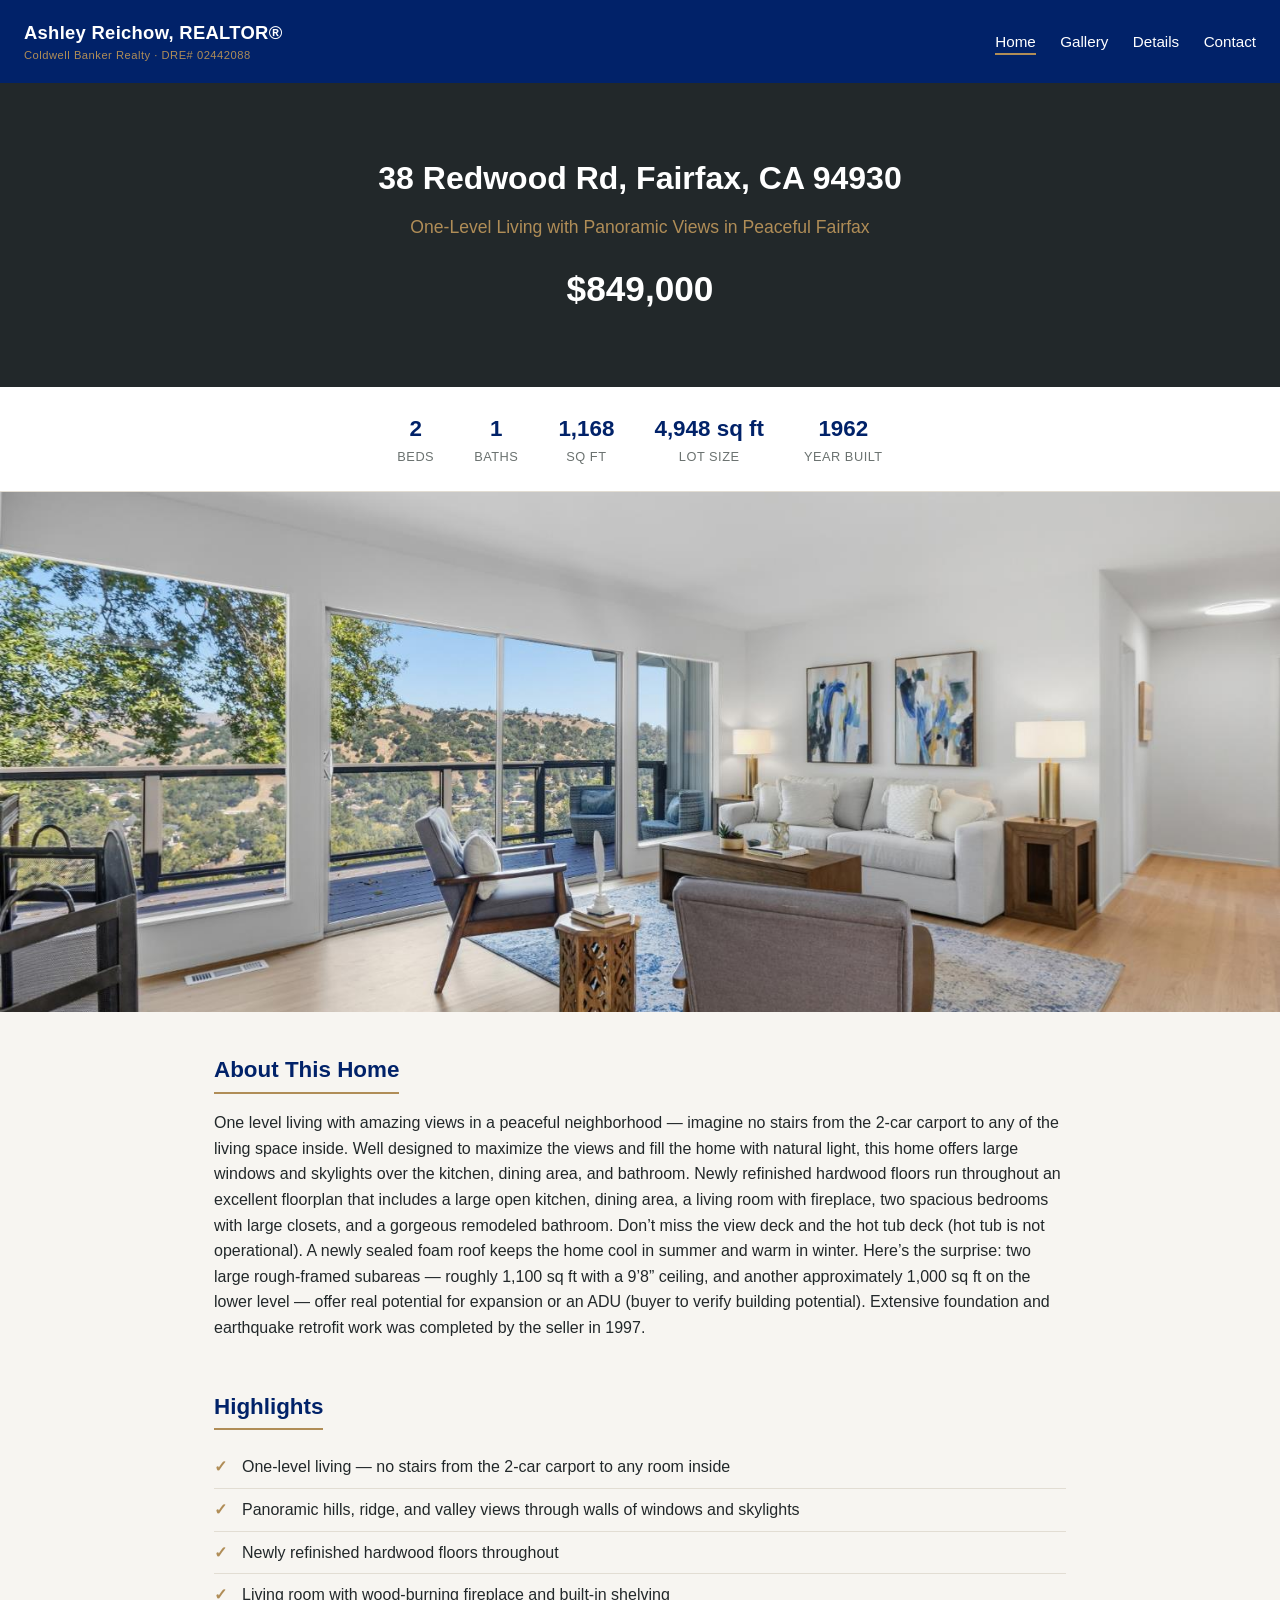
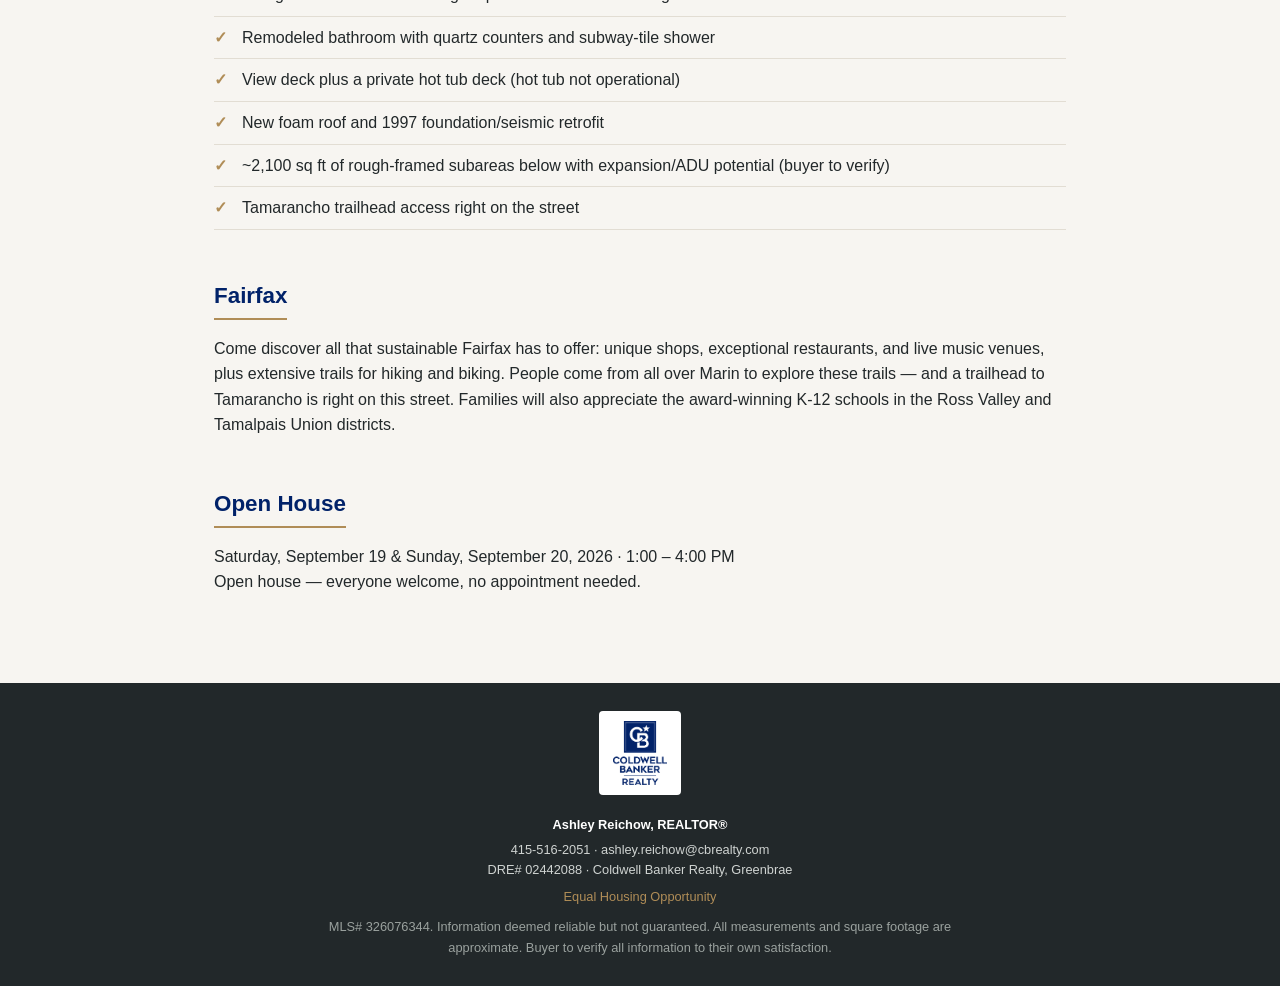
<file: index.html>
<!DOCTYPE html>
<html lang="en">
<head>
<meta charset="UTF-8">
<meta name="viewport" content="width=device-width, initial-scale=1.0">
<title>38 Redwood Rd, Fairfax, CA 94930 | Ashley Reichow, REALTOR&reg;</title>
<meta name="description" content="One-Level Living with Panoramic Views in Peaceful Fairfax — 38 Redwood Rd, Fairfax, CA 94930. Open house hosted by Ashley Reichow, REALTOR&reg;, DRE# 02442088.">
<link rel="stylesheet" href="style.css?v=2">
</head>
<body>

<header>
  <div class="brand">Ashley Reichow, REALTOR&reg;<span class="dre">Coldwell Banker Realty &middot; DRE# 02442088</span></div>
  <nav>
    <a href="index.html" class="active">Home</a>
    <a href="gallery.html">Gallery</a>
    <a href="details.html">Details</a>
    <a href="contact.html">Contact</a>
  </nav>
</header>

<div class="hero">
  <h1>38 Redwood Rd, Fairfax, CA 94930</h1>
  <div class="tagline">One-Level Living with Panoramic Views in Peaceful Fairfax</div>
  <div class="price">$849,000</div>
</div>

<div class="stats">
  <div class="stat"><div class="num">2</div><div class="label">Beds</div></div>
  <div class="stat"><div class="num">1</div><div class="label">Baths</div></div>
  <div class="stat"><div class="num">1,168</div><div class="label">Sq Ft</div></div>
  <div class="stat"><div class="num">4,948 sq ft</div><div class="label">Lot Size</div></div>
  <div class="stat"><div class="num">1962</div><div class="label">Year Built</div></div>
</div>

<img src="images/01-living-room-view.jpg" alt="38 Redwood Rd, Fairfax, CA 94930 - living room with panoramic hillside view" style="width:100%; max-height:520px; object-fit:cover; display:block;">

<main>
  <section>
    <h2>About This Home</h2>
    <p>One level living with amazing views in a peaceful neighborhood &mdash; imagine no stairs from the 2-car carport to any of the living space inside. Well designed to maximize the views and fill the home with natural light, this home offers large windows and skylights over the kitchen, dining area, and bathroom. Newly refinished hardwood floors run throughout an excellent floorplan that includes a large open kitchen, dining area, a living room with fireplace, two spacious bedrooms with large closets, and a gorgeous remodeled bathroom. Don&rsquo;t miss the view deck and the hot tub deck (hot tub is not operational). A newly sealed foam roof keeps the home cool in summer and warm in winter. Here&rsquo;s the surprise: two large rough-framed subareas &mdash; roughly 1,100 sq ft with a 9&rsquo;8&rdquo; ceiling, and another approximately 1,000 sq ft on the lower level &mdash; offer real potential for expansion or an ADU (buyer to verify building potential). Extensive foundation and earthquake retrofit work was completed by the seller in 1997.</p>
  </section>

  <section>
    <h2>Highlights</h2>
    <ul class="features">
      <li>One-level living &mdash; no stairs from the 2-car carport to any room inside</li>
      <li>Panoramic hills, ridge, and valley views through walls of windows and skylights</li>
      <li>Newly refinished hardwood floors throughout</li>
      <li>Living room with wood-burning fireplace and built-in shelving</li>
      <li>Remodeled bathroom with quartz counters and subway-tile shower</li>
      <li>View deck plus a private hot tub deck (hot tub not operational)</li>
      <li>New foam roof and 1997 foundation/seismic retrofit</li>
      <li>~2,100 sq ft of rough-framed subareas below with expansion/ADU potential (buyer to verify)</li>
      <li>Tamarancho trailhead access right on the street</li>
    </ul>
  </section>

  <section>
    <h2>Fairfax</h2>
    <p>Come discover all that sustainable Fairfax has to offer: unique shops, exceptional restaurants, and live music venues, plus extensive trails for hiking and biking. People come from all over Marin to explore these trails &mdash; and a trailhead to Tamarancho is right on this street. Families will also appreciate the award-winning K-12 schools in the Ross Valley and Tamalpais Union districts.</p>
  </section>

  <section>
    <h2>Open House</h2>
    <p>Saturday, September 19 &amp; Sunday, September 20, 2026 &middot; 1:00 &ndash; 4:00 PM</p>
    <p>Open house &mdash; everyone welcome, no appointment needed.</p>
  </section>
</main>

<footer>
  <img src="images/cb-logo.png" alt="Coldwell Banker Realty" class="cb-logo">
  <div class="agent-line">Ashley Reichow, REALTOR&reg;</div>
  <div>415-516-2051 &middot; ashley.reichow@cbrealty.com</div>
  <div>DRE# 02442088 &middot; Coldwell Banker Realty, Greenbrae</div>
  <span class="eho">Equal Housing Opportunity</span>
  <p class="disclaimer">MLS# 326076344. Information deemed reliable but not guaranteed. All measurements and square footage are approximate. Buyer to verify all information to their own satisfaction.</p>
</footer>

</body>
</html>
</file>
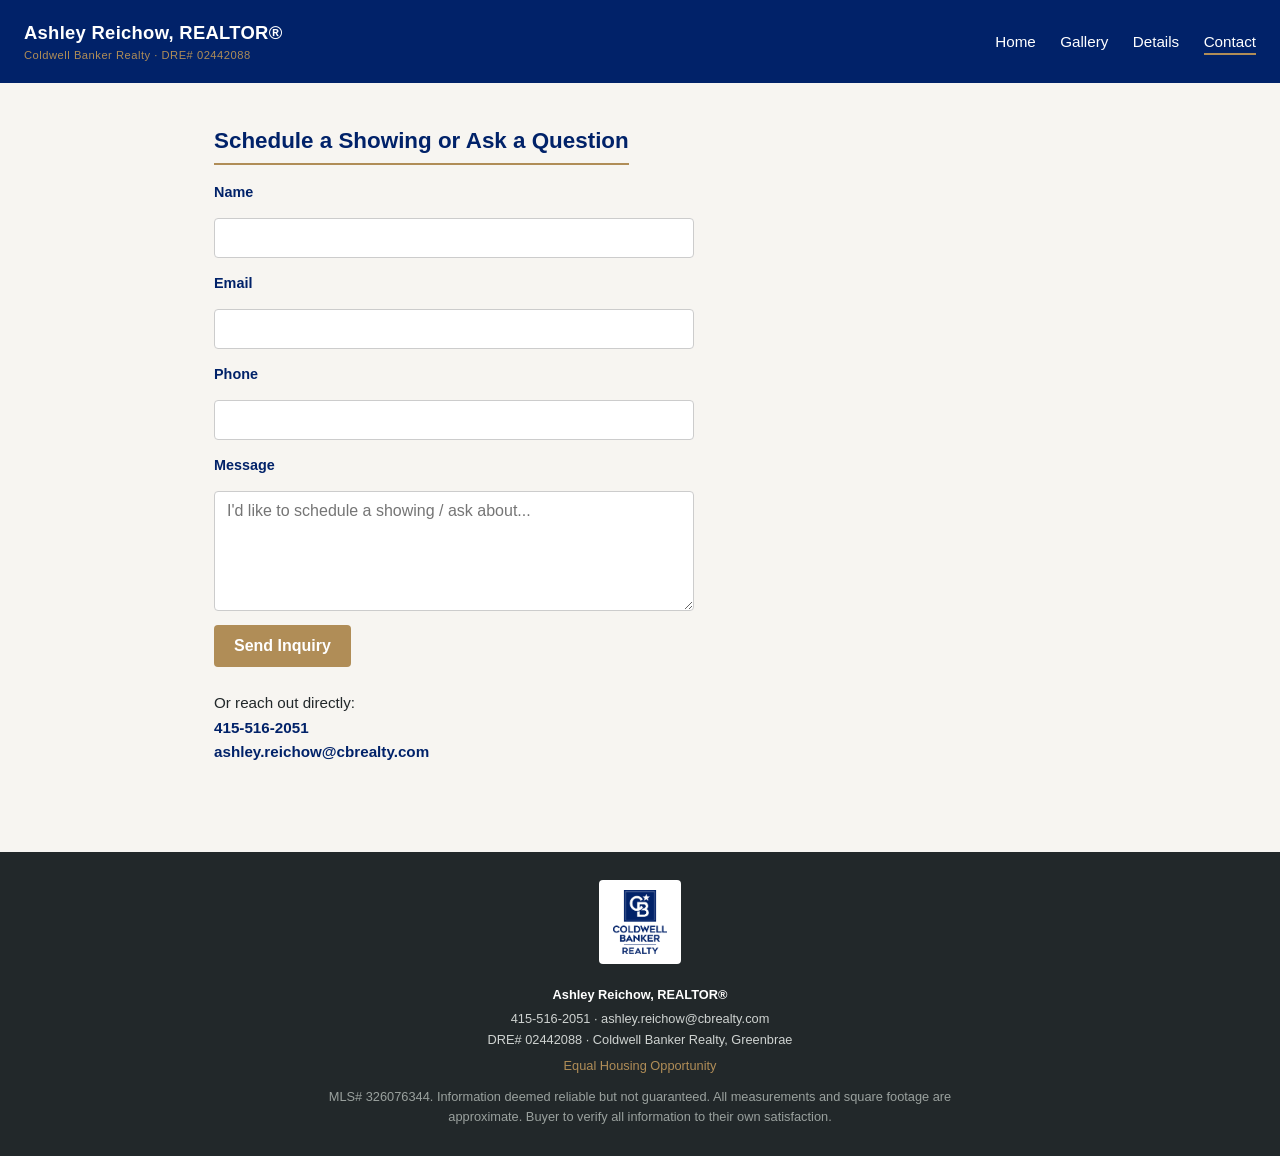
<file: contact.html>
<!DOCTYPE html>
<html lang="en">
<head>
<meta charset="UTF-8">
<meta name="viewport" content="width=device-width, initial-scale=1.0">
<title>Contact | 38 Redwood Rd, Fairfax, CA 94930</title>
<link rel="stylesheet" href="style.css?v=2">
</head>
<body>

<header>
  <div class="brand">Ashley Reichow, REALTOR&reg;<span class="dre">Coldwell Banker Realty &middot; DRE# 02442088</span></div>
  <nav>
    <a href="index.html">Home</a>
    <a href="gallery.html">Gallery</a>
    <a href="details.html">Details</a>
    <a href="contact.html" class="active">Contact</a>
  </nav>
</header>

<main>
  <section>
    <h2>Schedule a Showing or Ask a Question</h2>
    <form action="https://formspree.io/f/mqpakkla" method="POST">
      <input type="hidden" name="_subject" value="New inquiry: 38 Redwood Rd, Fairfax, CA 94930">

      <label for="name">Name</label>
      <input type="text" id="name" name="name" required>

      <label for="email">Email</label>
      <input type="email" id="email" name="email" required>

      <label for="phone">Phone</label>
      <input type="tel" id="phone" name="phone">

      <label for="message">Message</label>
      <textarea id="message" name="message" placeholder="I'd like to schedule a showing / ask about..."></textarea>

      <button type="submit">Send Inquiry</button>
    </form>

    <div class="contact-direct">
      <p>Or reach out directly:</p>
      <p><a href="tel:415-516-2051">415-516-2051</a></p>
      <p><a href="mailto:ashley.reichow@cbrealty.com">ashley.reichow@cbrealty.com</a></p>
    </div>
  </section>
</main>

<footer>
  <img src="images/cb-logo.png" alt="Coldwell Banker Realty" class="cb-logo">
  <div class="agent-line">Ashley Reichow, REALTOR&reg;</div>
  <div>415-516-2051 &middot; ashley.reichow@cbrealty.com</div>
  <div>DRE# 02442088 &middot; Coldwell Banker Realty, Greenbrae</div>
  <span class="eho">Equal Housing Opportunity</span>
  <p class="disclaimer">MLS# 326076344. Information deemed reliable but not guaranteed. All measurements and square footage are approximate. Buyer to verify all information to their own satisfaction.</p>
</footer>

</body>
</html>
</file>
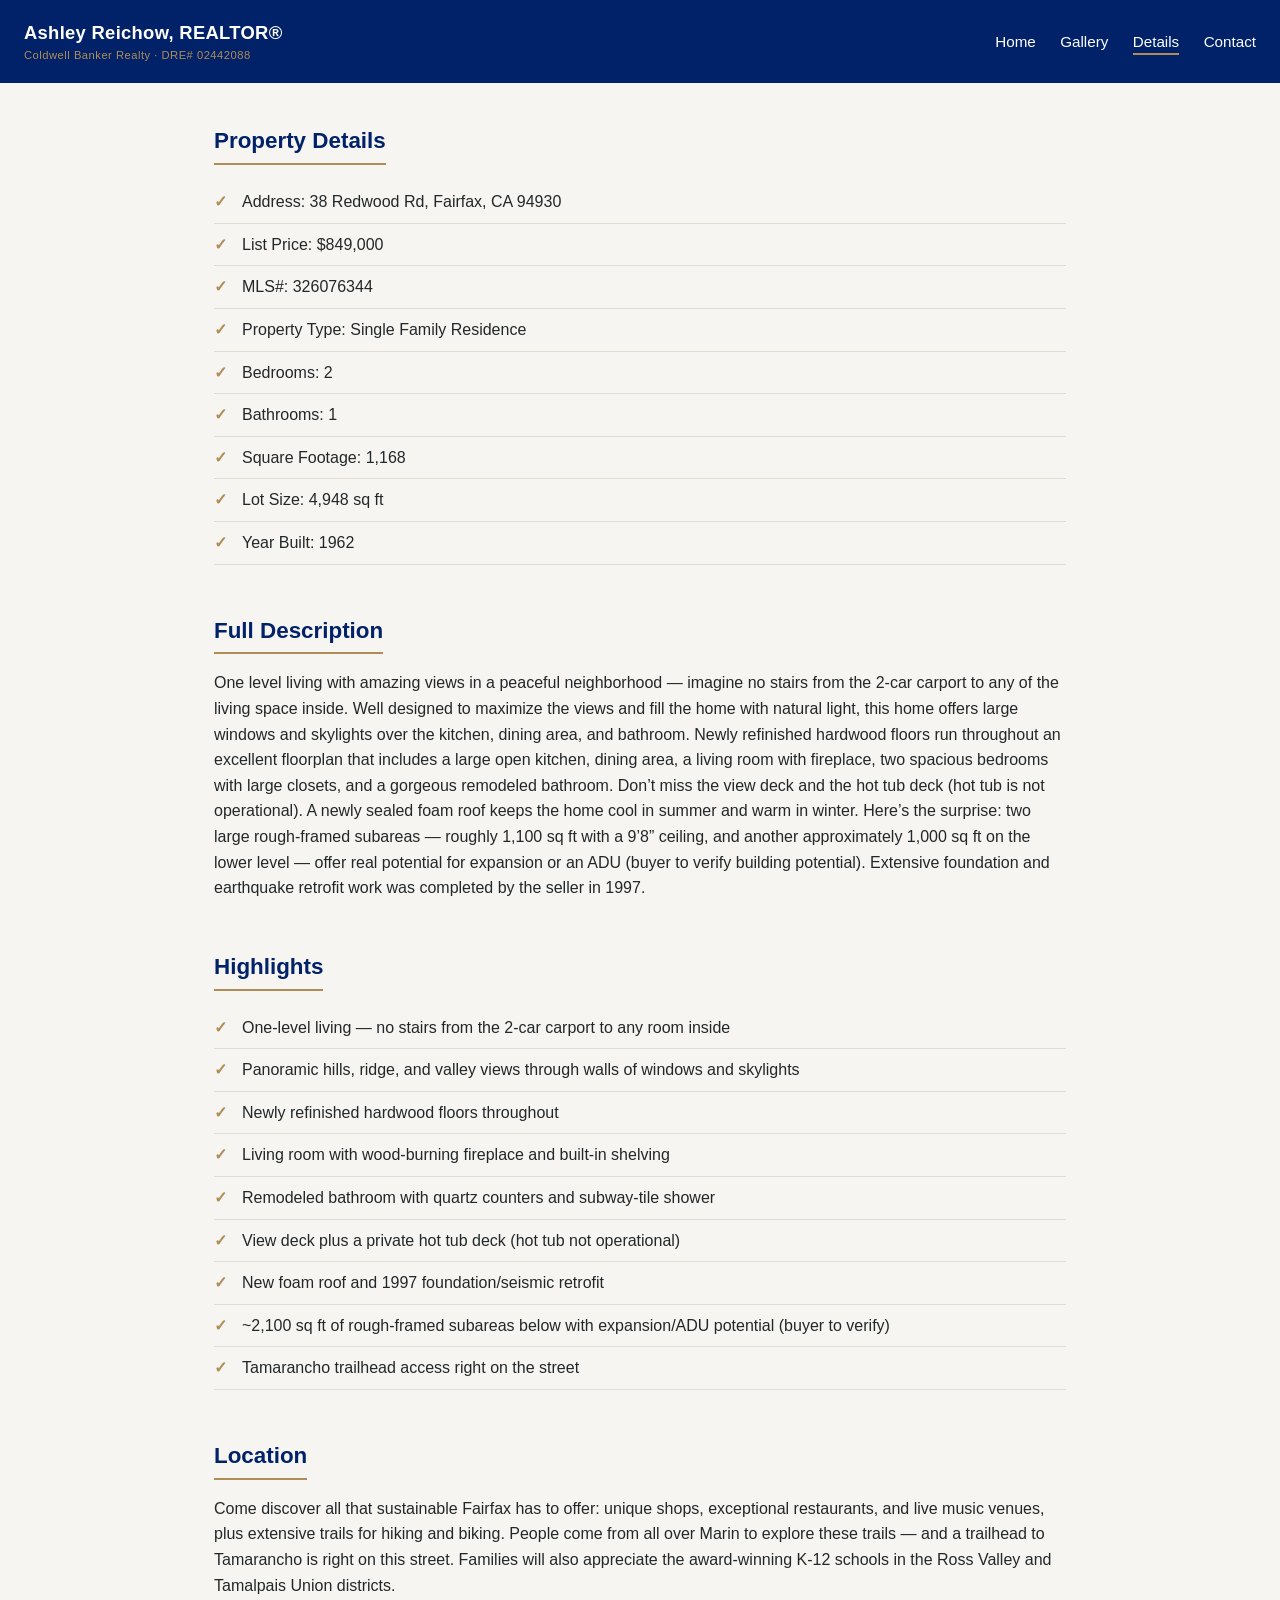
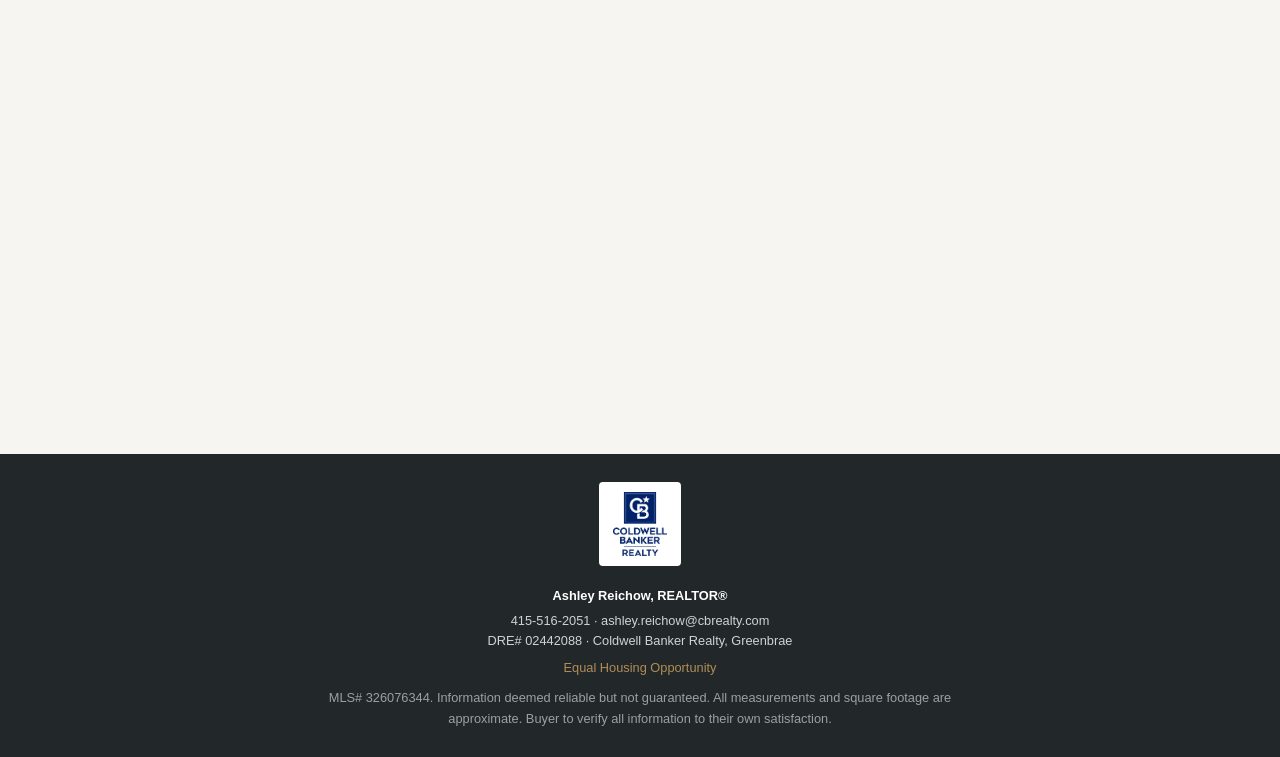
<file: details.html>
<!DOCTYPE html>
<html lang="en">
<head>
<meta charset="UTF-8">
<meta name="viewport" content="width=device-width, initial-scale=1.0">
<title>Details | 38 Redwood Rd, Fairfax, CA 94930</title>
<link rel="stylesheet" href="style.css?v=2">
</head>
<body>

<header>
  <div class="brand">Ashley Reichow, REALTOR&reg;<span class="dre">Coldwell Banker Realty &middot; DRE# 02442088</span></div>
  <nav>
    <a href="index.html">Home</a>
    <a href="gallery.html">Gallery</a>
    <a href="details.html" class="active">Details</a>
    <a href="contact.html">Contact</a>
  </nav>
</header>

<main>
  <section>
    <h2>Property Details</h2>
    <ul class="features">
      <li>Address: 38 Redwood Rd, Fairfax, CA 94930</li>
      <li>List Price: $849,000</li>
      <li>MLS#: 326076344</li>
      <li>Property Type: Single Family Residence</li>
      <li>Bedrooms: 2</li>
      <li>Bathrooms: 1</li>
      <li>Square Footage: 1,168</li>
      <li>Lot Size: 4,948 sq ft</li>
      <li>Year Built: 1962</li>
    </ul>
  </section>

  <section>
    <h2>Full Description</h2>
    <p>One level living with amazing views in a peaceful neighborhood &mdash; imagine no stairs from the 2-car carport to any of the living space inside. Well designed to maximize the views and fill the home with natural light, this home offers large windows and skylights over the kitchen, dining area, and bathroom. Newly refinished hardwood floors run throughout an excellent floorplan that includes a large open kitchen, dining area, a living room with fireplace, two spacious bedrooms with large closets, and a gorgeous remodeled bathroom. Don&rsquo;t miss the view deck and the hot tub deck (hot tub is not operational). A newly sealed foam roof keeps the home cool in summer and warm in winter. Here&rsquo;s the surprise: two large rough-framed subareas &mdash; roughly 1,100 sq ft with a 9&rsquo;8&rdquo; ceiling, and another approximately 1,000 sq ft on the lower level &mdash; offer real potential for expansion or an ADU (buyer to verify building potential). Extensive foundation and earthquake retrofit work was completed by the seller in 1997.</p>
  </section>

  <section>
    <h2>Highlights</h2>
    <ul class="features">
      <li>One-level living &mdash; no stairs from the 2-car carport to any room inside</li>
      <li>Panoramic hills, ridge, and valley views through walls of windows and skylights</li>
      <li>Newly refinished hardwood floors throughout</li>
      <li>Living room with wood-burning fireplace and built-in shelving</li>
      <li>Remodeled bathroom with quartz counters and subway-tile shower</li>
      <li>View deck plus a private hot tub deck (hot tub not operational)</li>
      <li>New foam roof and 1997 foundation/seismic retrofit</li>
      <li>~2,100 sq ft of rough-framed subareas below with expansion/ADU potential (buyer to verify)</li>
      <li>Tamarancho trailhead access right on the street</li>
    </ul>
  </section>

  <section>
    <h2>Location</h2>
    <p>Come discover all that sustainable Fairfax has to offer: unique shops, exceptional restaurants, and live music venues, plus extensive trails for hiking and biking. People come from all over Marin to explore these trails &mdash; and a trailhead to Tamarancho is right on this street. Families will also appreciate the award-winning K-12 schools in the Ross Valley and Tamalpais Union districts.</p>
    <iframe class="map-embed" src="https://www.google.com/maps?q=38+Redwood+Rd,+Fairfax,+CA+94930&output=embed" loading="lazy" referrerpolicy="no-referrer-when-downgrade"></iframe>
  </section>
</main>

<footer>
  <img src="images/cb-logo.png" alt="Coldwell Banker Realty" class="cb-logo">
  <div class="agent-line">Ashley Reichow, REALTOR&reg;</div>
  <div>415-516-2051 &middot; ashley.reichow@cbrealty.com</div>
  <div>DRE# 02442088 &middot; Coldwell Banker Realty, Greenbrae</div>
  <span class="eho">Equal Housing Opportunity</span>
  <p class="disclaimer">MLS# 326076344. Information deemed reliable but not guaranteed. All measurements and square footage are approximate. Buyer to verify all information to their own satisfaction.</p>
</footer>

</body>
</html>
</file>
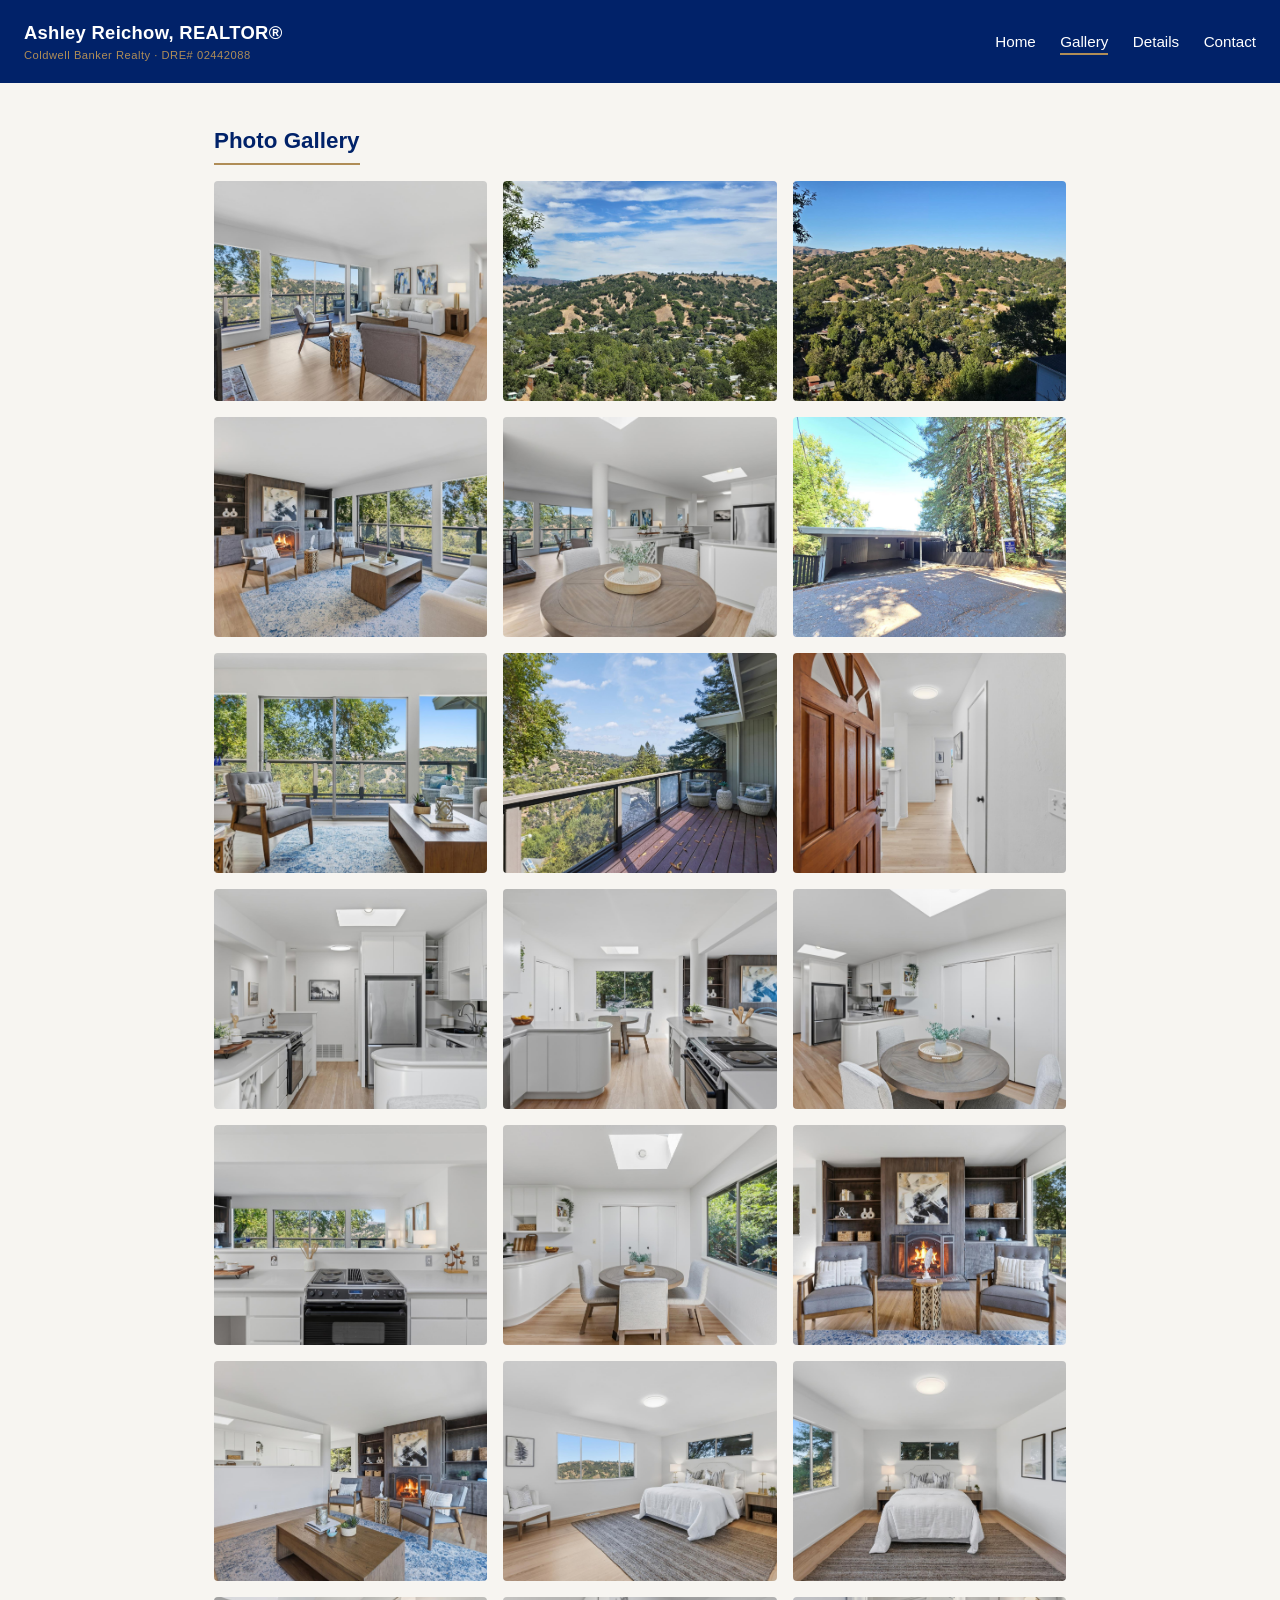
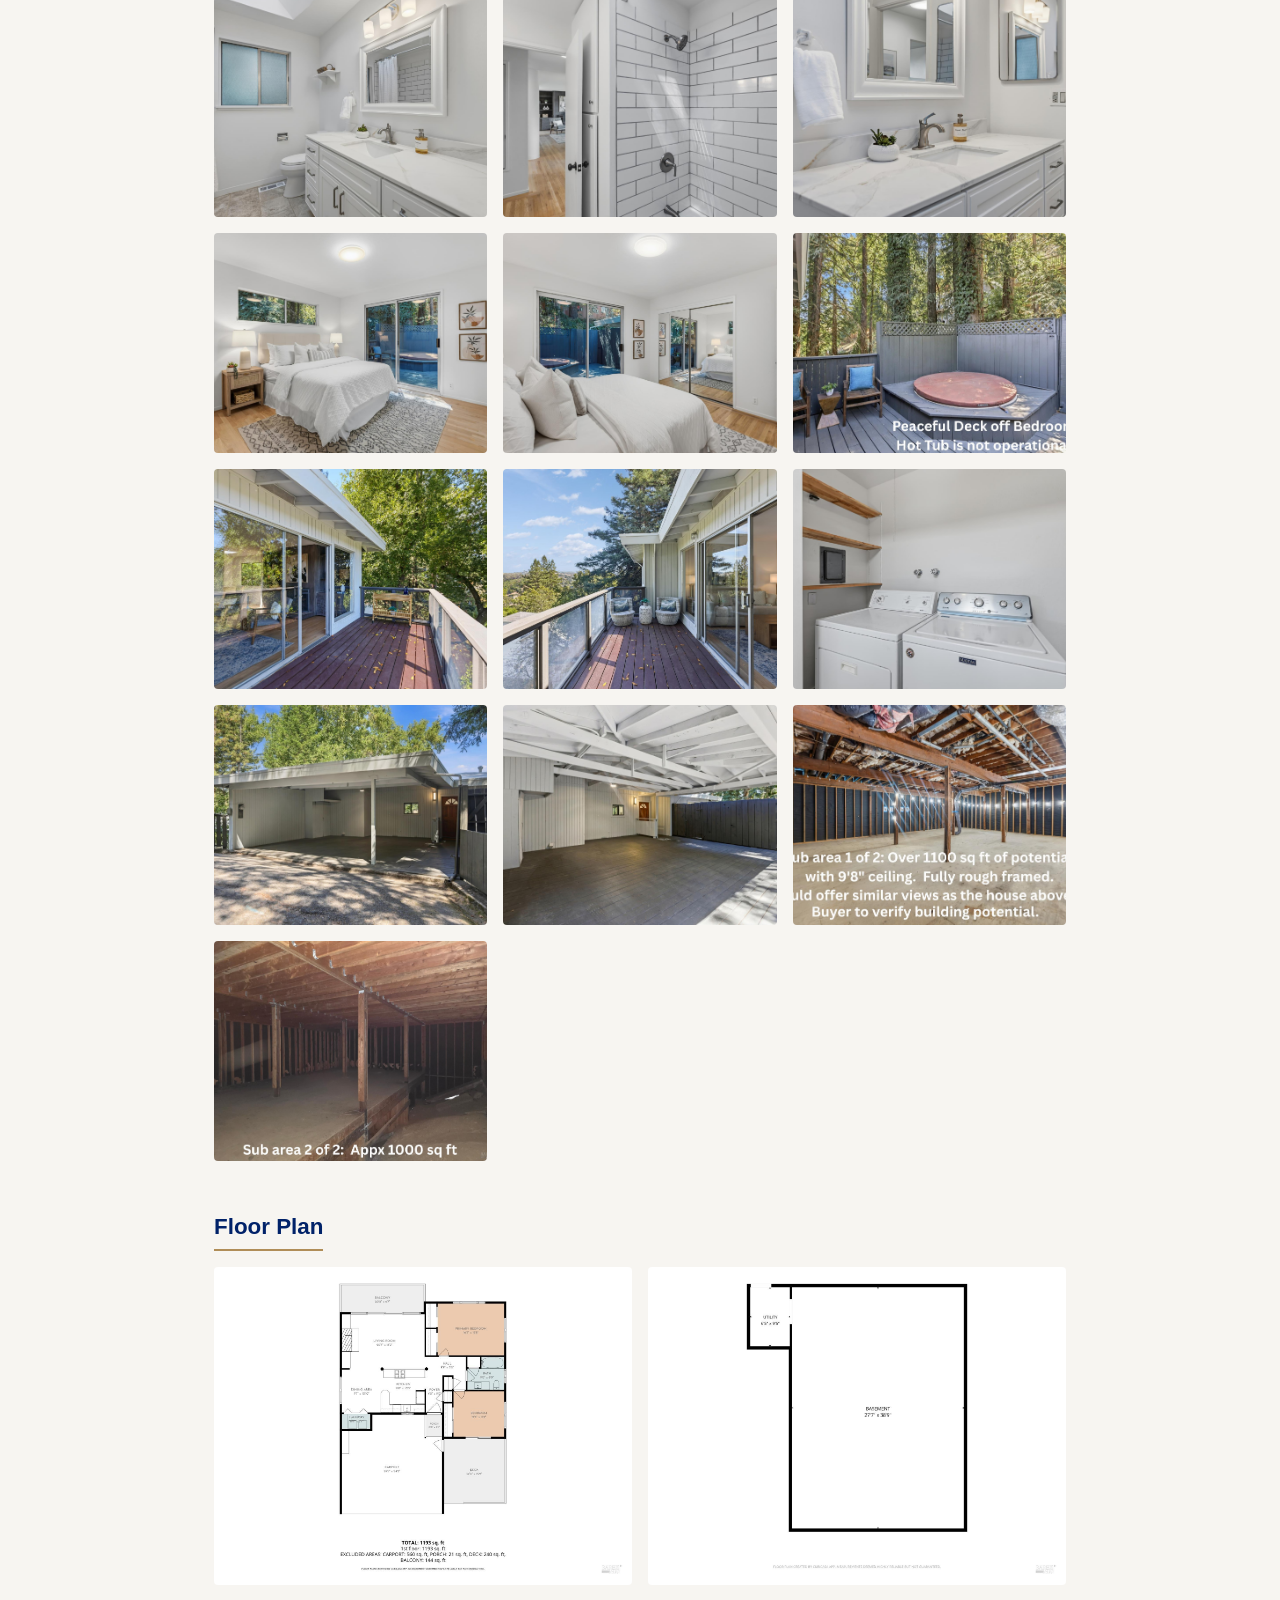
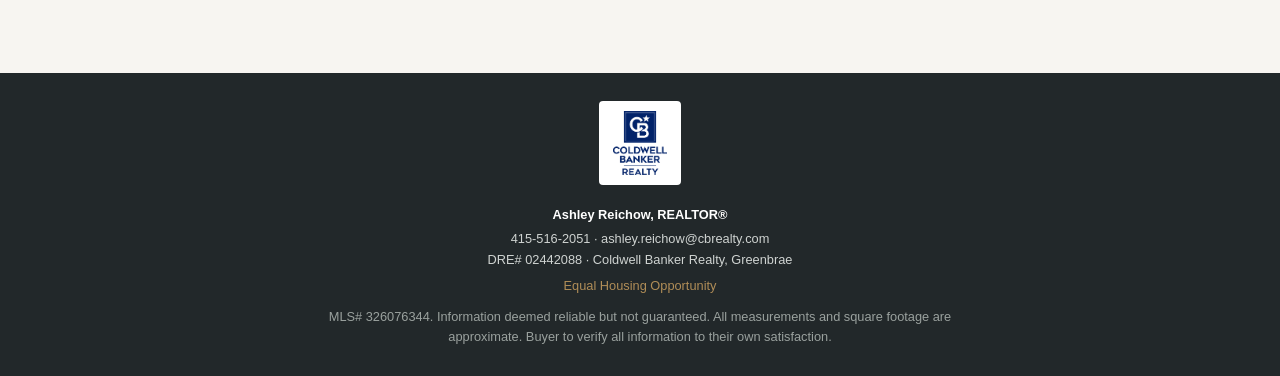
<file: gallery.html>
<!DOCTYPE html>
<html lang="en">
<head>
<meta charset="UTF-8">
<meta name="viewport" content="width=device-width, initial-scale=1.0">
<title>Gallery | 38 Redwood Rd, Fairfax, CA 94930</title>
<link rel="stylesheet" href="style.css?v=2">
</head>
<body>

<header>
  <div class="brand">Ashley Reichow, REALTOR&reg;<span class="dre">Coldwell Banker Realty &middot; DRE# 02442088</span></div>
  <nav>
    <a href="index.html">Home</a>
    <a href="gallery.html" class="active">Gallery</a>
    <a href="details.html">Details</a>
    <a href="contact.html">Contact</a>
  </nav>
</header>

<main>
  <section>
    <h2>Photo Gallery</h2>
    <div class="gallery-grid">
      <img src="images/01-living-room-view.jpg" alt="38 Redwood Rd - Living room with wall of windows and panoramic views">
      <img src="images/02-hillside-view.jpg" alt="38 Redwood Rd - Panoramic hillside and valley view">
      <img src="images/33-hillside-view-2.jpg" alt="38 Redwood Rd - View across the wooded valley to the oak-covered ridgeline">
      <img src="images/03-living-room-fireplace.jpg" alt="38 Redwood Rd - Living room with wood-burning fireplace">
      <img src="images/04-kitchen-dining.jpg" alt="38 Redwood Rd - Open kitchen and dining area with skylights">
      <img src="images/05-carport-driveway.jpg" alt="38 Redwood Rd - Carport and driveway">
      <img src="images/06-living-room-slider.jpg" alt="38 Redwood Rd - Living room with sliding glass door to deck">
      <img src="images/07-deck-view.jpg" alt="38 Redwood Rd - View deck overlooking the hills">
      <img src="images/08-entry-hallway.jpg" alt="38 Redwood Rd - Entry and hallway with refinished hardwood floors">
      <img src="images/09-kitchen.jpg" alt="38 Redwood Rd - Kitchen with stainless appliances and skylight">
      <img src="images/10-kitchen-round-table.jpg" alt="38 Redwood Rd - Kitchen dining nook">
      <img src="images/11-kitchen-nook.jpg" alt="38 Redwood Rd - Breakfast nook off the kitchen">
      <img src="images/12-kitchen-counter.jpg" alt="38 Redwood Rd - Kitchen counter with views through the windows">
      <img src="images/13-dining-nook.jpg" alt="38 Redwood Rd - Dining nook with skylight">
      <img src="images/14-living-room-fireplace-2.jpg" alt="38 Redwood Rd - Living room built-ins around the fireplace">
      <img src="images/15-living-room-fireplace-3.jpg" alt="38 Redwood Rd - Living room seating area by the fireplace">
      <img src="images/16-bedroom-1.jpg" alt="38 Redwood Rd - Primary bedroom with hillside view">
      <img src="images/17-bedroom-2.jpg" alt="38 Redwood Rd - Bedroom with natural light">
      <img src="images/18-bathroom.jpg" alt="38 Redwood Rd - Remodeled bathroom with quartz vanity">
      <img src="images/19-bathroom-shower.jpg" alt="38 Redwood Rd - Bathroom subway-tile shower">
      <img src="images/20-bathroom-vanity.jpg" alt="38 Redwood Rd - Bathroom vanity with quartz counters">
      <img src="images/21-bedroom-deck-view.jpg" alt="38 Redwood Rd - Bedroom with private deck access">
      <img src="images/22-bedroom-closet.jpg" alt="38 Redwood Rd - Bedroom with mirrored closet">
      <img src="images/23-deck-hot-tub.jpg" alt="38 Redwood Rd - Peaceful deck off bedroom with hot tub (hot tub not operational)">
      <img src="images/24-deck-view-2.jpg" alt="38 Redwood Rd - Deck view through the redwoods">
      <img src="images/25-deck-3.jpg" alt="38 Redwood Rd - View deck off the living room">
      <img src="images/26-laundry-closet.jpg" alt="38 Redwood Rd - Laundry closet on the main level, adjacent to the kitchen">
      <img src="images/27-carport-exterior.jpg" alt="38 Redwood Rd - Carport exterior">
      <img src="images/28-carport-interior.jpg" alt="38 Redwood Rd - Carport interior">
      <img src="images/29-subarea-1.jpg" alt="38 Redwood Rd - Rough-framed subarea 1 of 2, approx. 1,100 sq ft with 9&rsquo;8&quot; ceiling">
      <img src="images/30-subarea-2.jpg" alt="38 Redwood Rd - Rough-framed subarea 2 of 2, approx. 1,000 sq ft">
    </div>
  </section>

  <section>
    <h2>Floor Plan</h2>
    <div class="gallery-grid floor-plans">
      <img src="images/31-floor-plan-main.jpg" alt="38 Redwood Rd - main level floor plan, 1,168 sq ft">
      <img src="images/32-floor-plan-basement.jpg" alt="38 Redwood Rd - basement floor plan">
    </div>
  </section>
</main>

<footer>
  <img src="images/cb-logo.png" alt="Coldwell Banker Realty" class="cb-logo">
  <div class="agent-line">Ashley Reichow, REALTOR&reg;</div>
  <div>415-516-2051 &middot; ashley.reichow@cbrealty.com</div>
  <div>DRE# 02442088 &middot; Coldwell Banker Realty, Greenbrae</div>
  <span class="eho">Equal Housing Opportunity</span>
  <p class="disclaimer">MLS# 326076344. Information deemed reliable but not guaranteed. All measurements and square footage are approximate. Buyer to verify all information to their own satisfaction.</p>
</footer>

</body>
</html>
</file>
<file: style.css>
:root {
  --teal: #012269;
  --gold: #B08D57;
  --cream: #F7F5F1;
  --dark: #22282A;
  --gray: #6B7270;
}

* { box-sizing: border-box; margin: 0; padding: 0; }

body {
  font-family: Arial, Helvetica, sans-serif;
  color: var(--dark);
  background: var(--cream);
  line-height: 1.6;
}

a { color: inherit; text-decoration: none; }

/* Header / Nav */
header {
  background: var(--teal);
  color: #fff;
  padding: 18px 24px;
  display: flex;
  justify-content: space-between;
  align-items: center;
  flex-wrap: wrap;
  gap: 10px;
}

header .brand {
  font-size: 1.15rem;
  font-weight: bold;
  letter-spacing: 0.3px;
}

header .brand .dre {
  display: block;
  font-size: 0.7rem;
  font-weight: normal;
  color: var(--gold);
  letter-spacing: 0.5px;
}

nav a {
  color: #fff;
  margin-left: 20px;
  font-size: 0.95rem;
  padding-bottom: 3px;
  border-bottom: 2px solid transparent;
}

nav a:hover, nav a.active {
  border-bottom: 2px solid var(--gold);
}

/* Hero */
.hero {
  background: var(--dark);
  color: #fff;
  padding: 70px 24px;
  text-align: center;
}

.hero h1 {
  font-size: 2rem;
  margin-bottom: 8px;
}

.hero .tagline {
  color: var(--gold);
  font-size: 1.1rem;
  margin-bottom: 20px;
}

.hero .price {
  font-size: 2.2rem;
  font-weight: bold;
}

/* Stats bar */
.stats {
  display: flex;
  justify-content: center;
  gap: 40px;
  flex-wrap: wrap;
  background: #fff;
  padding: 24px;
  border-bottom: 1px solid #e2ddd3;
}

.stats .stat { text-align: center; }
.stats .stat .num { font-size: 1.4rem; font-weight: bold; color: var(--teal); }
.stats .stat .label { font-size: 0.8rem; color: var(--gray); text-transform: uppercase; letter-spacing: 0.5px; }

/* Sections */
main { max-width: 900px; margin: 0 auto; padding: 40px 24px; }

section { margin-bottom: 48px; }

h2 {
  color: var(--teal);
  font-size: 1.4rem;
  margin-bottom: 16px;
  border-bottom: 2px solid var(--gold);
  display: inline-block;
  padding-bottom: 4px;
}

ul.features { list-style: none; }
ul.features li {
  padding: 8px 0 8px 28px;
  position: relative;
  border-bottom: 1px solid #e2ddd3;
}
ul.features li::before {
  content: "\2713";
  position: absolute;
  left: 0;
  color: var(--gold);
  font-weight: bold;
}

/* Gallery */
.gallery-grid {
  display: grid;
  grid-template-columns: repeat(auto-fit, minmax(260px, 1fr));
  gap: 16px;
}
.gallery-grid img {
  width: 100%;
  height: 220px;
  object-fit: cover;
  border-radius: 4px;
}

/* Floor plans: show the whole page, never crop it */
.gallery-grid.floor-plans img {
  height: auto;
  max-height: 560px;
  object-fit: contain;
  background: #fff;
  padding: 8px;
}

/* Map */
.map-embed { width: 100%; height: 360px; border: 0; border-radius: 4px; }

/* Contact form */
form { display: flex; flex-direction: column; gap: 14px; max-width: 480px; }
label { font-size: 0.9rem; font-weight: bold; color: var(--teal); }
input, textarea {
  padding: 10px 12px;
  border: 1px solid #ccc;
  border-radius: 4px;
  font-family: inherit;
  font-size: 1rem;
}
textarea { min-height: 120px; resize: vertical; }
button[type="submit"] {
  background: var(--gold);
  color: #fff;
  border: none;
  padding: 12px 20px;
  font-size: 1rem;
  font-weight: bold;
  border-radius: 4px;
  cursor: pointer;
  align-self: flex-start;
}
button[type="submit"]:hover { background: var(--teal); }

.contact-direct { margin-top: 24px; font-size: 0.95rem; }
.contact-direct a { color: var(--teal); font-weight: bold; }

/* Footer / compliance */
footer {
  background: var(--dark);
  color: #cfd3d1;
  padding: 28px 24px;
  font-size: 0.8rem;
  text-align: center;
}
footer .disclaimer { max-width: 700px; margin: 10px auto 0; color: #9aa19e; }
footer .agent-line { color: #fff; font-weight: bold; margin-bottom: 4px; }
footer .eho { color: var(--gold); margin-top: 6px; display: block; }
footer .cb-logo {
  box-sizing: content-box;
  height: 64px;
  width: auto;
  margin-bottom: 14px;
  background: #fff;
  padding: 10px 14px;
  border-radius: 4px;
}

@media (max-width: 600px) {
  nav a { margin-left: 12px; font-size: 0.85rem; }
  .hero h1 { font-size: 1.5rem; }
  .hero .price { font-size: 1.7rem; }
}
</file>
